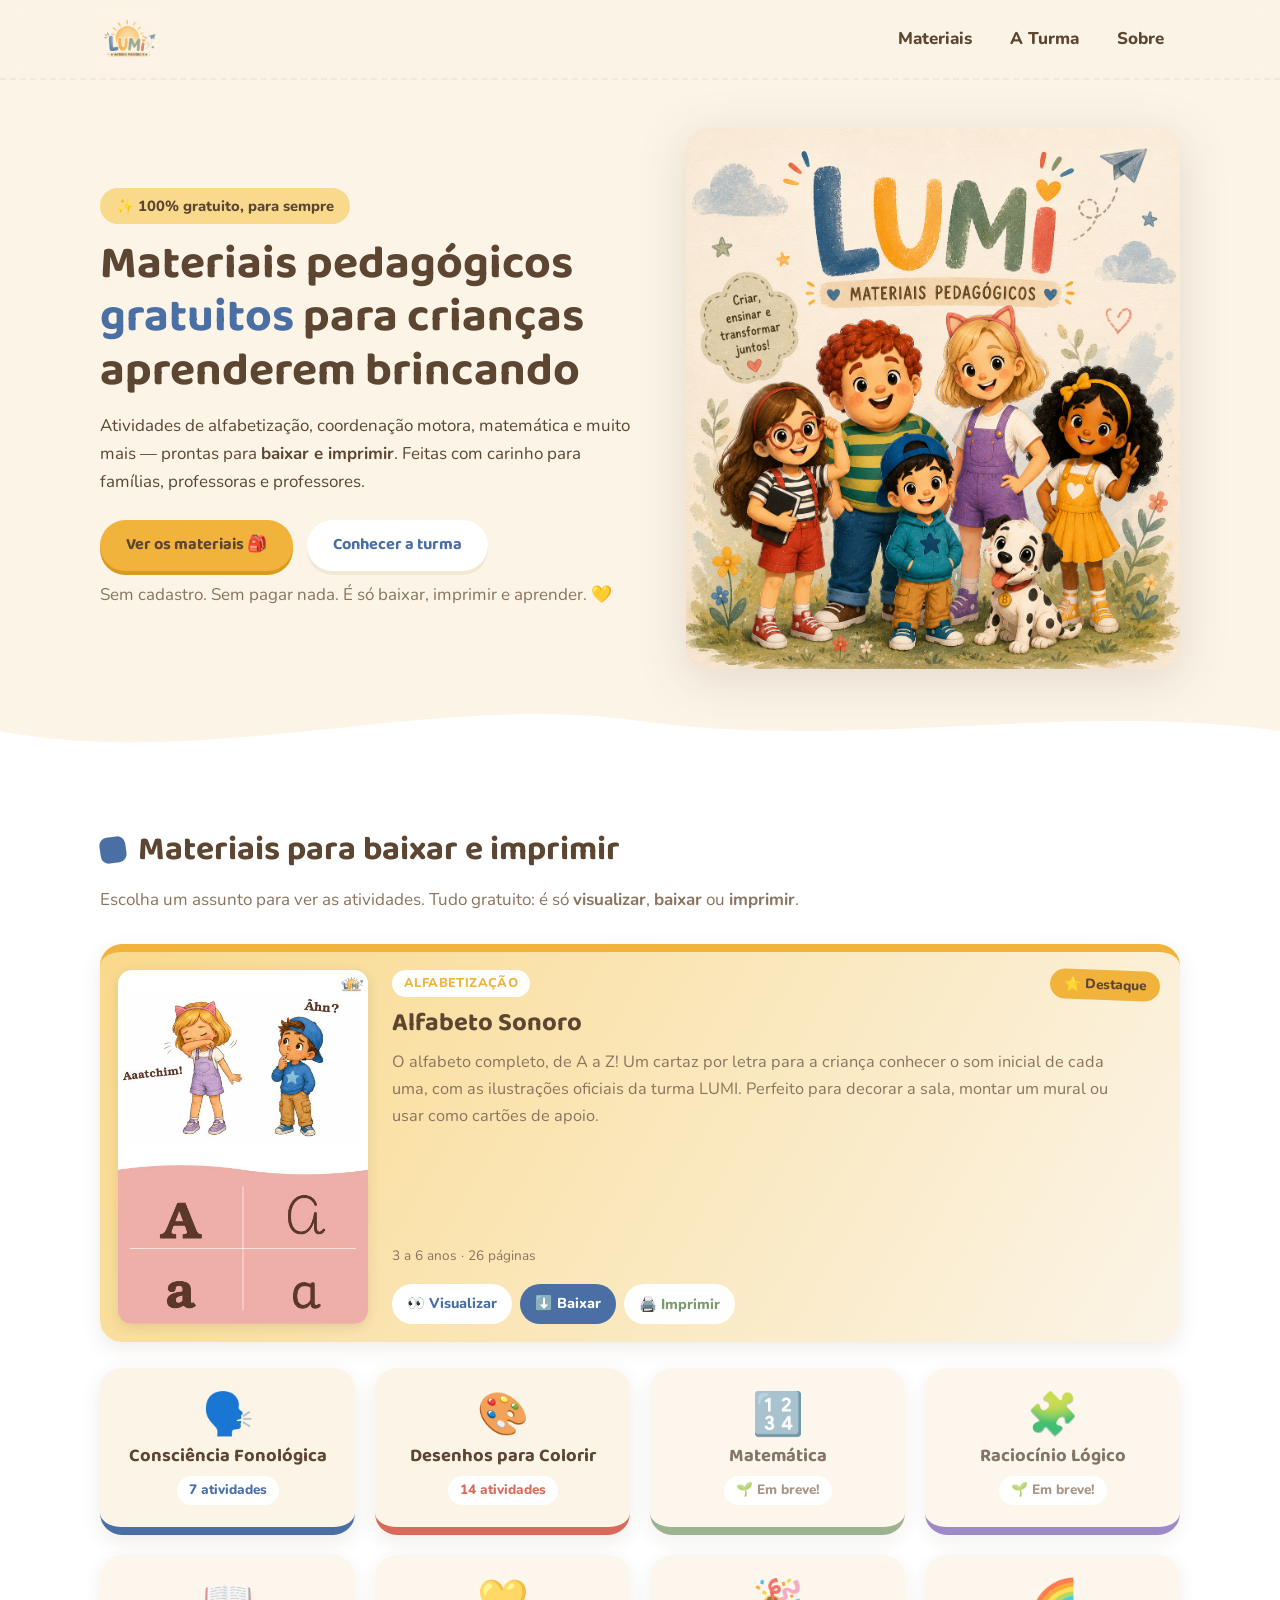
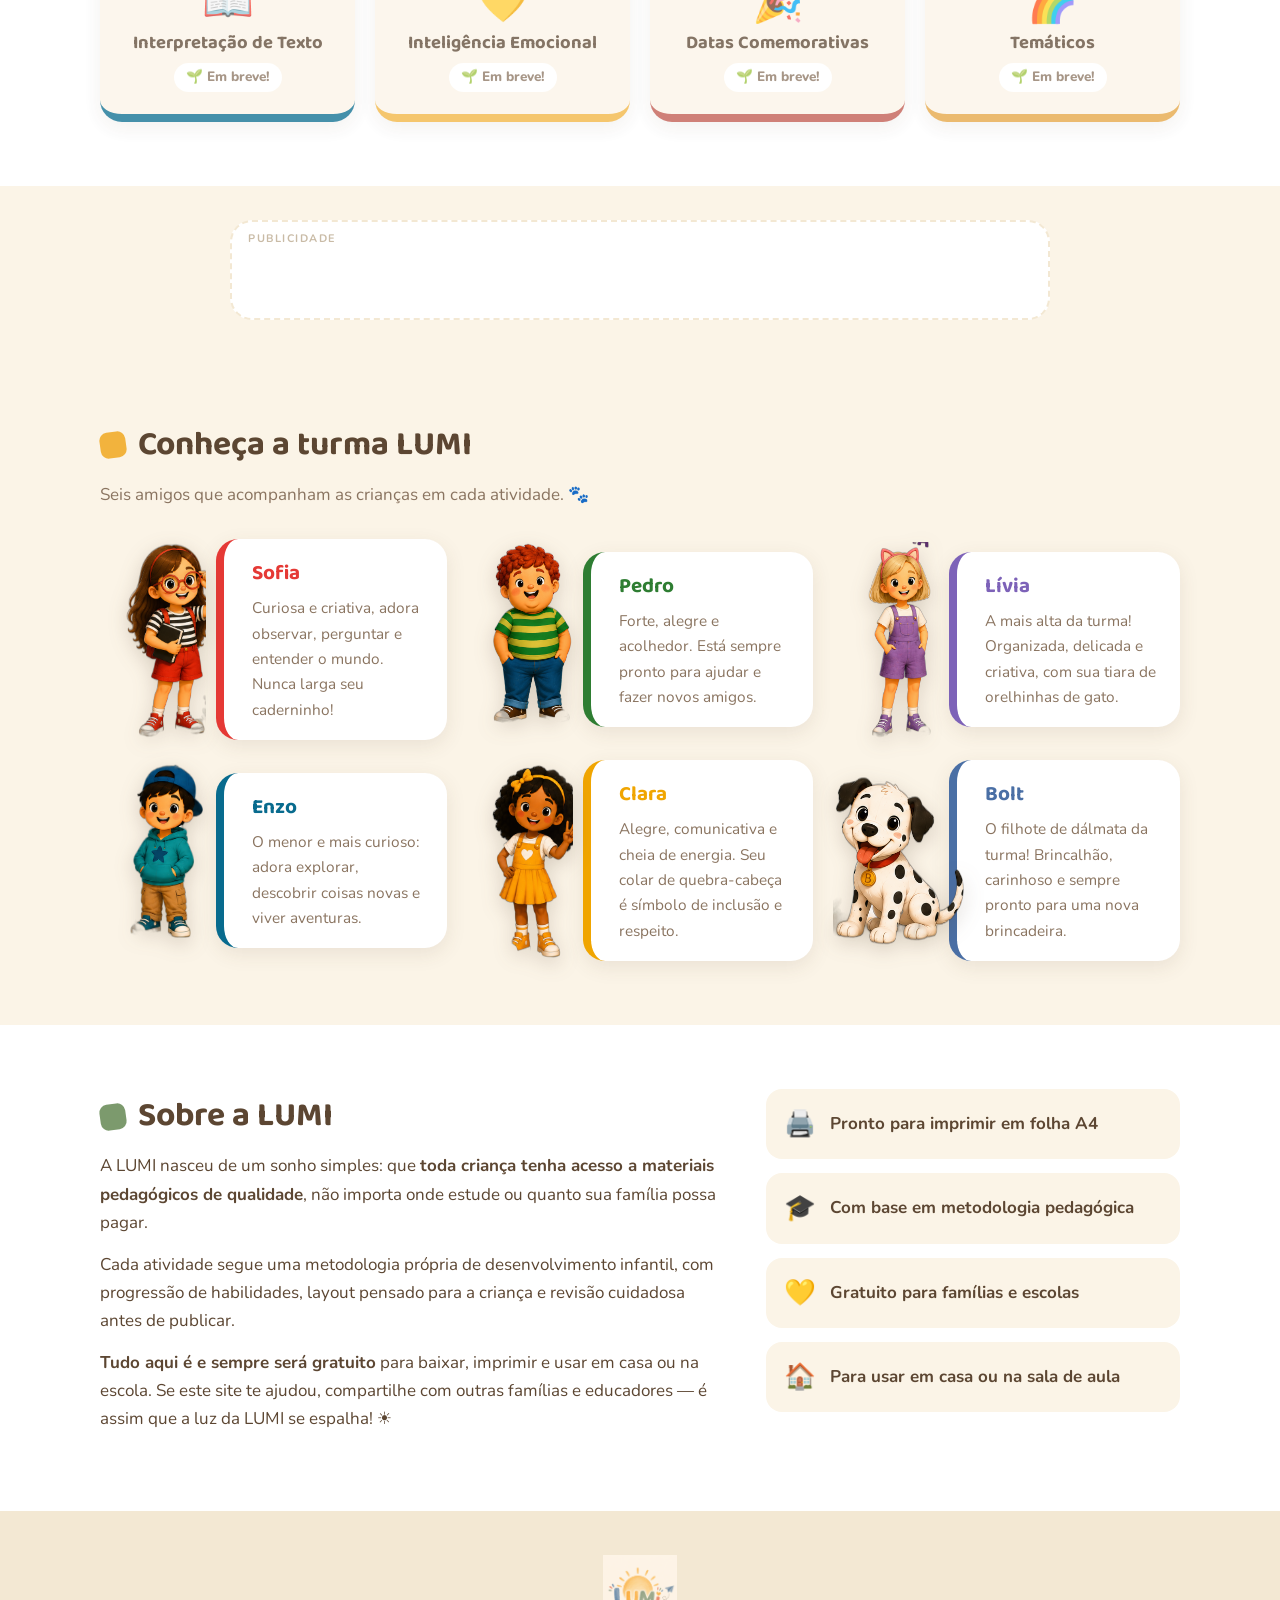
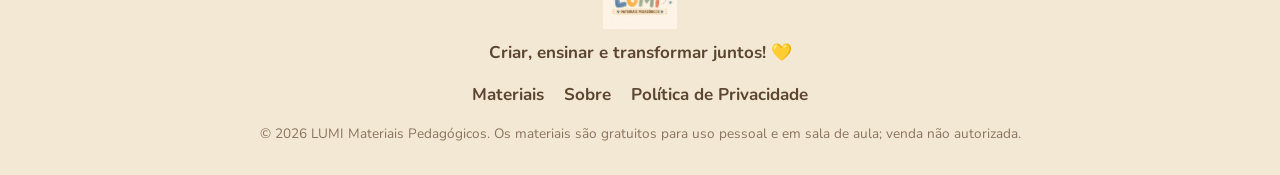
<file: index.html>
﻿<!DOCTYPE html>
<html lang="pt-BR">
<head>
<meta charset="UTF-8">
<meta name="viewport" content="width=device-width, initial-scale=1.0">
<title>LUMI — Materiais Pedagógicos Gratuitos</title>
<meta name="description" content="Atividades pedagógicas gratuitas para educação infantil e alfabetização. Baixe, imprima e use — tudo de graça, feito com carinho pela turma LUMI.">
<link rel="icon" type="image/png" href="img/logo.png">
<link rel="preconnect" href="https://fonts.googleapis.com">
<link rel="preconnect" href="https://fonts.gstatic.com" crossorigin>
<link href="https://fonts.googleapis.com/css2?family=Baloo+2:wght@500;600;700;800&family=Nunito:ital,wght@0,400;0,600;0,700;0,800;1,400&display=swap" rel="stylesheet">
<link rel="stylesheet" href="styles.css?v=11">
<!--
  ============ GOOGLE ADSENSE ============
  Quando sua conta AdSense for aprovada, cole aqui o script principal
  (substitua ca-pub-XXXXXXXXXXXXXXXX pelo seu ID de editor):

  <script async src="https://pagead2.googlesyndication.com/pagead/js/adsbygoogle.js?client=ca-pub-XXXXXXXXXXXXXXXX" crossorigin="anonymous"></script>
  ========================================
-->
</head>
<body>

<header class="topo">
  <div class="container topo-inner">
    <a href="#" class="marca">
      <img src="img/logo.png" alt="LUMI — Materiais Pedagógicos" class="marca-logo">
    </a>
    <nav class="menu">
      <a href="#materiais">Materiais</a>
      <a href="#turma">A Turma</a>
      <a href="#sobre">Sobre</a>
    </nav>
  </div>
</header>

<section class="hero">
  <div class="container hero-inner">
    <div class="hero-texto">
      <span class="hero-selo">✨ 100% gratuito, para sempre</span>
      <h1>Materiais pedagógicos <em>gratuitos</em> para crianças aprenderem brincando</h1>
      <p>Atividades de alfabetização, coordenação motora, matemática e muito mais — prontas para <strong>baixar e imprimir</strong>. Feitas com carinho para famílias, professoras e professores.</p>
      <div class="hero-acoes">
        <a href="#materiais" class="btn btn-primario">Ver os materiais 🎒</a>
        <a href="#turma" class="btn btn-suave">Conhecer a turma</a>
      </div>
      <p class="hero-nota">Sem cadastro. Sem pagar nada. É só baixar, imprimir e aprender. 💛</p>
    </div>
    <div class="hero-arte">
      <img src="img/poster.png" alt="A turma LUMI reunida: Criar, ensinar e transformar juntos!">
    </div>
  </div>
  <div class="onda" aria-hidden="true">
    <svg viewBox="0 0 1440 70" preserveAspectRatio="none"><path d="M0,40 C240,80 480,0 720,30 C960,60 1200,10 1440,40 L1440,70 L0,70 Z" fill="#FFFFFF"/></svg>
  </div>
</section>

<main>
  <section id="materiais" class="secao secao-branca">
    <div class="container">
      <h2 class="titulo-secao"><span class="rabisco azul"></span>Materiais para baixar e imprimir</h2>
      <p class="sub-secao" id="sub-materiais">Escolha um assunto para ver as atividades. Tudo gratuito: é só <strong>visualizar</strong>, <strong>baixar</strong> ou <strong>imprimir</strong>.</p>

      <div id="destaques" class="grade-materiais"></div>

      <div id="assuntos" class="ancora-assuntos"></div>
      <div id="grade-categorias" class="grade-categorias"></div>

      <div id="vazio" class="vazio" hidden>
        <p>🖍️ Os primeiros materiais estão chegando! Volte em breve.</p>
      </div>
    </div>
  </section>

  <!-- Espaço de publicidade (discreto). Quando o AdSense for aprovado,
       substitua o conteúdo interno pelo bloco de anúncio responsivo. -->
  <div class="container">
    <div class="ad-slot" aria-label="publicidade">
      <span class="ad-rotulo">publicidade</span>
      <!-- Cole aqui o <ins class="adsbygoogle"> do seu bloco de anúncio -->
    </div>
  </div>

  <section id="turma" class="secao secao-creme">
    <div class="container">
      <h2 class="titulo-secao"><span class="rabisco amarelo"></span>Conheça a turma LUMI</h2>
      <p class="sub-secao">Seis amigos que acompanham as crianças em cada atividade. 🐾</p>
      <div class="grade-turma">
        <article class="card-personagem" style="--cor:#E53935">
          <img src="img/personagens/sofia.png" alt="Sofia" class="foto-personagem">
          <div>
            <h3>Sofia</h3>
            <p>Curiosa e criativa, adora observar, perguntar e entender o mundo. Nunca larga seu caderninho!</p>
          </div>
        </article>
        <article class="card-personagem" style="--cor:#2E7D32">
          <img src="img/personagens/pedro.png" alt="Pedro" class="foto-personagem">
          <div>
            <h3>Pedro</h3>
            <p>Forte, alegre e acolhedor. Está sempre pronto para ajudar e fazer novos amigos.</p>
          </div>
        </article>
        <article class="card-personagem" style="--cor:#7D62B8">
          <img src="img/personagens/livia.png" alt="Lívia" class="foto-personagem">
          <div>
            <h3>Lívia</h3>
            <p>A mais alta da turma! Organizada, delicada e criativa, com sua tiara de orelhinhas de gato.</p>
          </div>
        </article>
        <article class="card-personagem" style="--cor:#086B8E">
          <img src="img/personagens/enzo.png" alt="Enzo" class="foto-personagem">
          <div>
            <h3>Enzo</h3>
            <p>O menor e mais curioso: adora explorar, descobrir coisas novas e viver aventuras.</p>
          </div>
        </article>
        <article class="card-personagem" style="--cor:#F0A500">
          <img src="img/personagens/clara.png" alt="Clara" class="foto-personagem">
          <div>
            <h3>Clara</h3>
            <p>Alegre, comunicativa e cheia de energia. Seu colar de quebra-cabeça é símbolo de inclusão e respeito.</p>
          </div>
        </article>
        <article class="card-personagem" style="--cor:#4A6FA5">
          <img src="img/personagens/bolt.png" alt="Bolt" class="foto-personagem">
          <div>
            <h3>Bolt</h3>
            <p>O filhote de dálmata da turma! Brincalhão, carinhoso e sempre pronto para uma nova brincadeira.</p>
          </div>
        </article>
      </div>
    </div>
  </section>

  <section id="sobre" class="secao secao-branca">
    <div class="container sobre-grade">
      <div>
        <h2 class="titulo-secao"><span class="rabisco verde"></span>Sobre a LUMI</h2>
        <p>A LUMI nasceu de um sonho simples: que <strong>toda criança tenha acesso a materiais pedagógicos de qualidade</strong>, não importa onde estude ou quanto sua família possa pagar.</p>
        <p>Cada atividade segue uma metodologia própria de desenvolvimento infantil, com progressão de habilidades, layout pensado para a criança e revisão cuidadosa antes de publicar.</p>
        <p><strong>Tudo aqui é e sempre será gratuito</strong> para baixar, imprimir e usar em casa ou na escola. Se este site te ajudou, compartilhe com outras famílias e educadores — é assim que a luz da LUMI se espalha! ☀️</p>
      </div>
      <div class="sobre-destaques">
        <div class="destaque"><span>🖨️</span><p>Pronto para imprimir em folha A4</p></div>
        <div class="destaque"><span>🎓</span><p>Com base em metodologia pedagógica</p></div>
        <div class="destaque"><span>💛</span><p>Gratuito para famílias e escolas</p></div>
        <div class="destaque"><span>🏠</span><p>Para usar em casa ou na sala de aula</p></div>
      </div>
    </div>
  </section>
</main>

<footer class="rodape">
  <div class="container rodape-inner">
    <img src="img/logo.png" alt="LUMI" class="rodape-logo">
    <p>Criar, ensinar e transformar juntos! 💛</p>
    <nav class="rodape-links">
      <a href="#materiais">Materiais</a>
      <a href="#sobre">Sobre</a>
      <a href="privacidade.html">Política de Privacidade</a>
    </nav>
    <p class="rodape-mini">© <span id="ano"></span> LUMI Materiais Pedagógicos. Os materiais são gratuitos para uso pessoal e em sala de aula; venda não autorizada.</p>
  </div>
</footer>

<script src="materiais.js?v=11"></script>
<script src="drive-config.js?v=11"></script>
<script src="catalogo-drive.js?v=15"></script>
<script src="comum.js?v=15"></script>
<script src="site.js?v=11"></script>
</body>
</html>
</file>
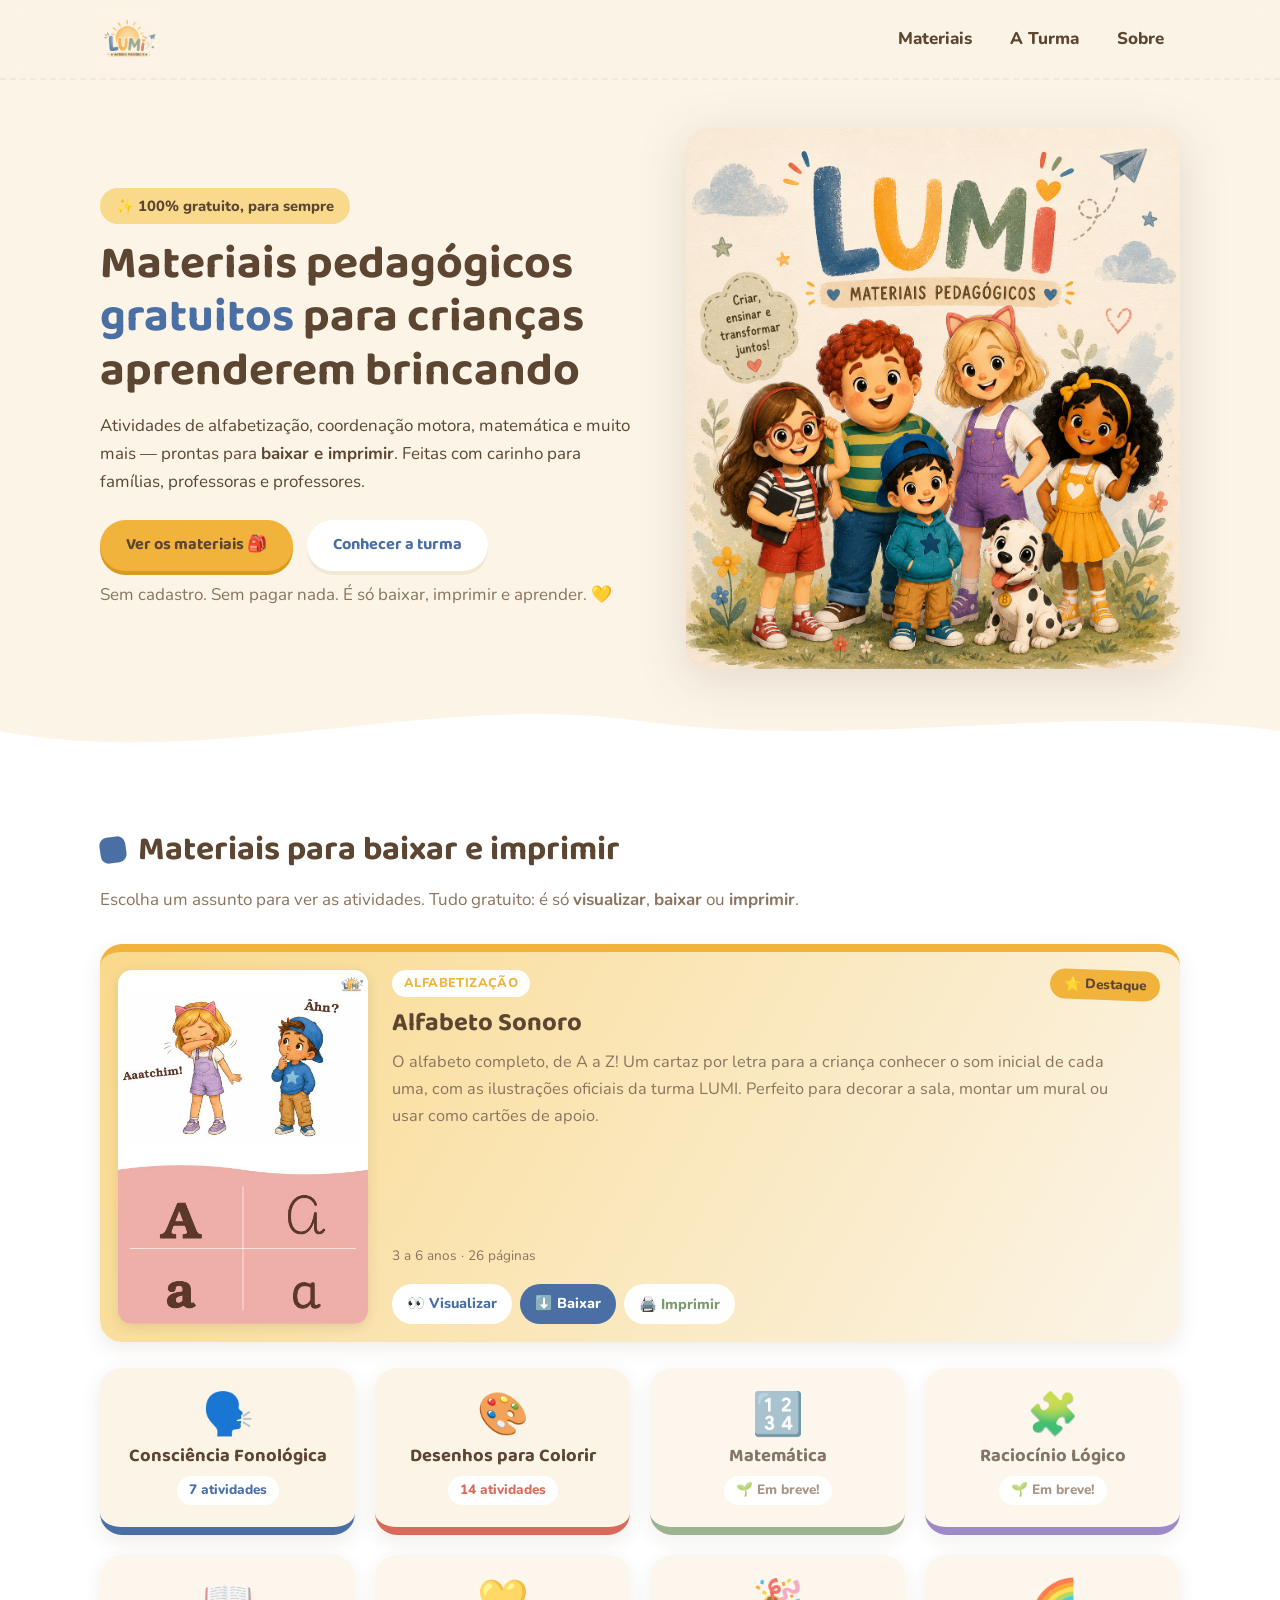
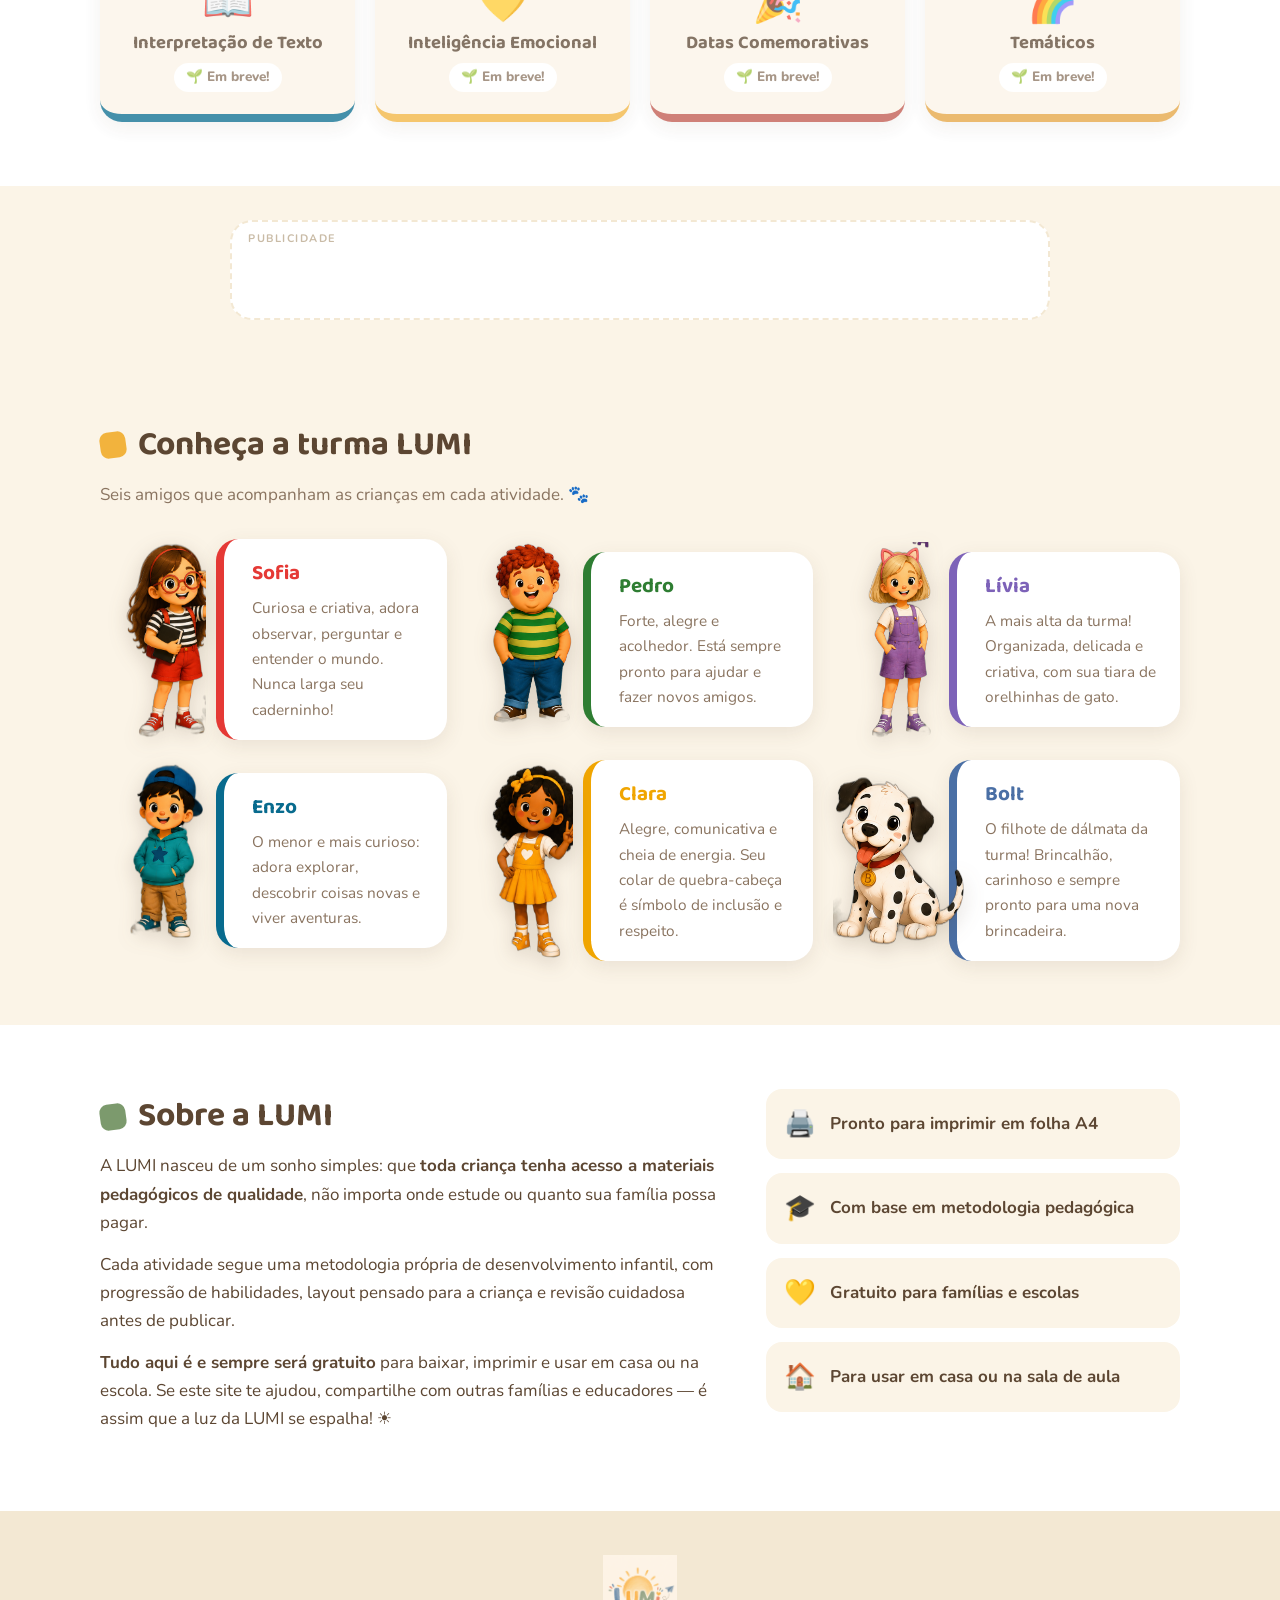
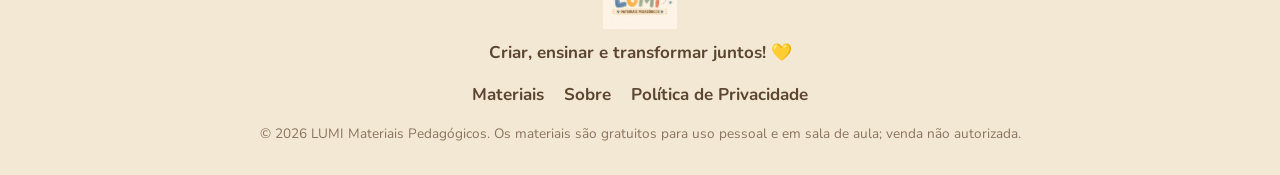
<file: categoria.html>
﻿<!DOCTYPE html>
<html lang="pt-BR">
<head>
<meta charset="UTF-8">
<meta name="viewport" content="width=device-width, initial-scale=1.0">
<title>Materiais — LUMI</title>
<meta name="description" content="Atividades pedagógicas gratuitas para baixar e imprimir — LUMI Materiais Pedagógicos.">
<link rel="icon" type="image/png" href="img/logo.png">
<link rel="preconnect" href="https://fonts.googleapis.com">
<link rel="preconnect" href="https://fonts.gstatic.com" crossorigin>
<link href="https://fonts.googleapis.com/css2?family=Baloo+2:wght@500;600;700;800&family=Nunito:ital,wght@0,400;0,600;0,700;0,800;1,400&display=swap" rel="stylesheet">
<link rel="stylesheet" href="styles.css?v=11">
<!--
  ============ GOOGLE ADSENSE ============
  Quando sua conta AdSense for aprovada, cole aqui o script principal
  (o mesmo do index.html).
  ========================================
-->
</head>
<body>

<header class="topo">
  <div class="container topo-inner">
    <a href="index.html" class="marca">
      <img src="img/logo.png" alt="LUMI — Materiais Pedagógicos" class="marca-logo">
    </a>
    <nav class="menu">
      <a href="index.html#materiais">Materiais</a>
      <a href="index.html#turma">A Turma</a>
      <a href="index.html#sobre">Sobre</a>
    </nav>
  </div>
</header>

<main>
  <section class="secao secao-branca pagina-categoria">
    <div class="container">
      <a id="btn-voltar" class="btn-voltar" href="index.html#assuntos">← Voltar aos assuntos</a>
      <h1 class="titulo-secao" id="titulo-pagina"><span class="rabisco azul" id="rabisco-pagina"></span>Materiais</h1>
      <p class="sub-secao" id="sub-pagina">Clique para visualizar, baixar ou imprimir — tudo gratuito.</p>
      <div id="lista-materiais" class="grade-materiais"></div>
    </div>
  </section>

  <!-- Espaço de publicidade (discreto). Quando o AdSense for aprovado,
       substitua o conteúdo interno pelo bloco de anúncio responsivo. -->
  <div class="container">
    <div class="ad-slot" aria-label="publicidade">
      <span class="ad-rotulo">publicidade</span>
      <!-- Cole aqui o <ins class="adsbygoogle"> do seu bloco de anúncio -->
    </div>
  </div>
</main>

<footer class="rodape">
  <div class="container rodape-inner">
    <img src="img/logo.png" alt="LUMI" class="rodape-logo">
    <p>Criar, ensinar e transformar juntos! 💛</p>
    <nav class="rodape-links">
      <a href="index.html#materiais">Materiais</a>
      <a href="index.html#sobre">Sobre</a>
      <a href="privacidade.html">Política de Privacidade</a>
    </nav>
    <p class="rodape-mini">© <span id="ano"></span> LUMI Materiais Pedagógicos. Os materiais são gratuitos para uso pessoal e em sala de aula; venda não autorizada.</p>
  </div>
</footer>

<script src="materiais.js?v=11"></script>
<script src="drive-config.js?v=11"></script>
<script src="catalogo-drive.js?v=15"></script>
<script src="comum.js?v=15"></script>
<script src="categoria.js?v=11"></script>
</body>
</html>
</file>
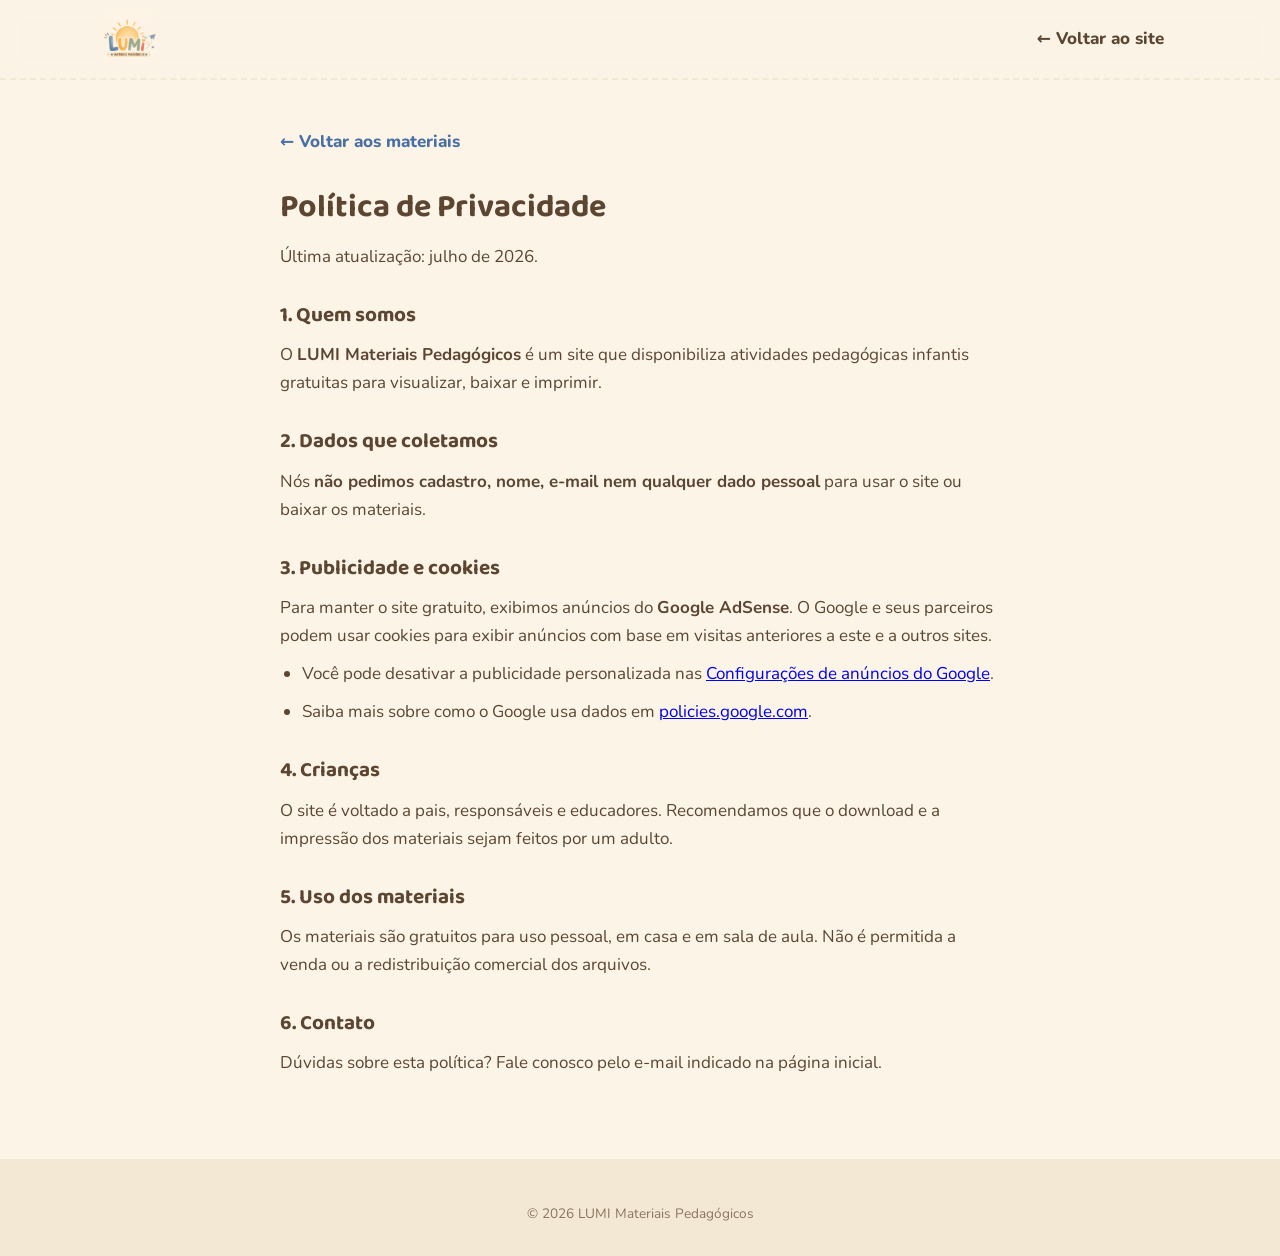
<file: privacidade.html>
﻿<!DOCTYPE html>
<html lang="pt-BR">
<head>
<meta charset="UTF-8">
<meta name="viewport" content="width=device-width, initial-scale=1.0">
<title>Política de Privacidade — LUMI Materiais Pedagógicos</title>
<meta name="robots" content="noindex">
<link rel="icon" type="image/png" href="img/logo.png">
<link rel="preconnect" href="https://fonts.googleapis.com">
<link rel="preconnect" href="https://fonts.gstatic.com" crossorigin>
<link href="https://fonts.googleapis.com/css2?family=Baloo+2:wght@600;700&family=Nunito:wght@400;700;800&display=swap" rel="stylesheet">
<link rel="stylesheet" href="styles.css?v=8">
<style>
  .politica{max-width:760px;margin:0 auto;padding:48px 20px 72px}
  .politica h1{font-size:2rem;margin-bottom:8px}
  .politica h2{font-size:1.3rem;margin:28px 0 8px}
  .politica p, .politica li{margin-bottom:10px}
  .politica ul{padding-left:22px}
  .voltar{display:inline-block;margin-bottom:26px;font-weight:800;color:var(--azul);text-decoration:none}
  .voltar:hover{text-decoration:underline}
</style>
</head>
<body>
<header class="topo">
  <div class="container topo-inner">
    <a href="index.html" class="marca"><img src="img/logo.png" alt="LUMI" class="marca-logo"></a>
    <nav class="menu"><a href="index.html">← Voltar ao site</a></nav>
  </div>
</header>

<main class="politica">
  <a class="voltar" href="index.html">← Voltar aos materiais</a>
  <h1>Política de Privacidade</h1>
  <p>Última atualização: julho de 2026.</p>

  <h2>1. Quem somos</h2>
  <p>O <strong>LUMI Materiais Pedagógicos</strong> é um site que disponibiliza atividades pedagógicas infantis gratuitas para visualizar, baixar e imprimir.</p>

  <h2>2. Dados que coletamos</h2>
  <p>Nós <strong>não pedimos cadastro, nome, e-mail nem qualquer dado pessoal</strong> para usar o site ou baixar os materiais.</p>

  <h2>3. Publicidade e cookies</h2>
  <p>Para manter o site gratuito, exibimos anúncios do <strong>Google AdSense</strong>. O Google e seus parceiros podem usar cookies para exibir anúncios com base em visitas anteriores a este e a outros sites.</p>
  <ul>
    <li>Você pode desativar a publicidade personalizada nas <a href="https://adssettings.google.com" rel="noopener" target="_blank">Configurações de anúncios do Google</a>.</li>
    <li>Saiba mais sobre como o Google usa dados em <a href="https://policies.google.com/technologies/partner-sites" rel="noopener" target="_blank">policies.google.com</a>.</li>
  </ul>

  <h2>4. Crianças</h2>
  <p>O site é voltado a pais, responsáveis e educadores. Recomendamos que o download e a impressão dos materiais sejam feitos por um adulto.</p>

  <h2>5. Uso dos materiais</h2>
  <p>Os materiais são gratuitos para uso pessoal, em casa e em sala de aula. Não é permitida a venda ou a redistribuição comercial dos arquivos.</p>

  <h2>6. Contato</h2>
  <p>Dúvidas sobre esta política? Fale conosco pelo e-mail indicado na página inicial.</p>
</main>

<footer class="rodape">
  <div class="container rodape-inner">
    <p class="rodape-mini">© <span id="ano"></span> LUMI Materiais Pedagógicos</p>
  </div>
</footer>
<script>document.getElementById("ano").textContent = new Date().getFullYear();</script>
</body>
</html>
</file>
<file: styles.css>
/* ===== LUMI — identidade visual oficial =====
   Paleta extraída do logo e das fichas dos personagens:
   creme #FBF4E7 · azul #4A6FA5 · amarelo #F2B33D
   verde #7C9A6D · vermelho #D96A5A · marrom texto #5C4632 */

:root{
  --creme:#FBF4E7;
  --creme-escuro:#F3E8D3;
  --branco:#FFFFFF;
  --azul:#4A6FA5;
  --azul-escuro:#3A5A88;
  --amarelo:#F2B33D;
  --amarelo-claro:#F9D98C;
  --verde:#7C9A6D;
  --vermelho:#D96A5A;
  --marrom:#5C4632;
  --marrom-suave:#8A7460;
  --sombra:0 6px 20px rgba(92,70,50,.10);
  --raio:22px;
}

*{margin:0;padding:0;box-sizing:border-box}
html{scroll-behavior:smooth}
body{
  font-family:'Nunito',system-ui,sans-serif;
  background:var(--creme);
  color:var(--marrom);
  line-height:1.65;
  font-size:17px;
}
h1,h2,h3,.btn,.filtro{font-family:'Baloo 2',cursive}
img{max-width:100%;display:block}
.container{max-width:1120px;margin:0 auto;padding:0 20px}

/* ===== Topo ===== */
.topo{
  position:sticky;top:0;z-index:50;
  background:rgba(251,244,231,.92);
  backdrop-filter:blur(8px);
  border-bottom:2px dashed var(--creme-escuro);
}
.topo-inner{display:flex;align-items:center;justify-content:space-between;padding:10px 20px}
.marca-logo{height:58px;width:auto}
.menu{display:flex;gap:6px}
.menu a{
  text-decoration:none;color:var(--marrom);font-weight:800;
  padding:8px 16px;border-radius:999px;transition:.2s;
}
.menu a:hover{background:var(--amarelo-claro);color:var(--marrom)}

/* ===== Hero ===== */
.hero{position:relative;padding:48px 0 90px;overflow:hidden}
.hero-inner{display:grid;grid-template-columns:1.05fr .95fr;gap:40px;align-items:center}
.hero-selo{
  display:inline-block;background:var(--amarelo-claro);color:var(--marrom);
  font-weight:800;padding:6px 16px;border-radius:999px;font-size:.92rem;margin-bottom:14px;
}
.hero h1{font-size:clamp(1.9rem,4vw,2.9rem);line-height:1.15;margin-bottom:14px;color:var(--marrom)}
.hero h1 em{font-style:normal;color:var(--azul);position:relative}
.hero p{font-size:1.06rem;max-width:54ch}
.hero-acoes{display:flex;gap:14px;margin:24px 0 10px;flex-wrap:wrap}
.hero-nota{font-size:.95rem;color:var(--marrom-suave)}
.hero-arte img{
  border-radius:var(--raio);filter:drop-shadow(0 10px 24px rgba(92,70,50,.15));
  max-height:560px;width:auto;margin:0 auto;
}
.onda{position:absolute;left:0;right:0;bottom:-2px;line-height:0}
.onda svg{width:100%;height:70px}

/* ===== Botões ===== */
.btn{
  display:inline-block;text-decoration:none;font-weight:700;font-size:1.02rem;
  padding:12px 26px;border-radius:999px;border:none;cursor:pointer;transition:.2s;
}
.btn-primario{background:var(--amarelo);color:var(--marrom);box-shadow:0 4px 0 #d99b1e}
.btn-primario:hover{transform:translateY(-2px)}
.btn-suave{background:var(--branco);color:var(--azul);box-shadow:0 4px 0 var(--creme-escuro)}
.btn-suave:hover{transform:translateY(-2px)}

/* ===== Seções ===== */
.secao{padding:64px 0}
.secao-branca{background:var(--branco)}
.secao-creme{background:var(--creme)}
.titulo-secao{
  font-size:clamp(1.5rem,3vw,2.1rem);margin-bottom:8px;
  display:flex;align-items:center;gap:12px;
}
.rabisco{width:26px;height:26px;border-radius:8px;transform:rotate(-8deg);flex:none}
.rabisco.azul{background:var(--azul)}
.rabisco.amarelo{background:var(--amarelo)}
.rabisco.verde{background:var(--verde)}
.sub-secao{color:var(--marrom-suave);margin-bottom:30px;max-width:70ch}

/* ===== Filtros ===== */
.filtros{display:flex;gap:10px;flex-wrap:wrap;margin-bottom:26px}
.filtro{
  background:var(--creme);border:2px solid var(--creme-escuro);color:var(--marrom);
  font-weight:700;font-size:.95rem;padding:7px 18px;border-radius:999px;cursor:pointer;transition:.2s;
}
.filtro:hover{border-color:var(--amarelo)}
.filtro.ativo{background:var(--amarelo);border-color:var(--amarelo);color:var(--marrom)}

/* ===== Cartões de assunto (categorias) ===== */
.grade-categorias{
  display:grid;grid-template-columns:repeat(auto-fill,minmax(220px,1fr));
  gap:20px;margin-top:26px;
}
.ancora-assuntos{scroll-margin-top:90px}
.card-categoria{
  background:var(--creme);border:none;border-radius:var(--raio);
  border-bottom:8px solid var(--cor,var(--azul));
  box-shadow:var(--sombra);padding:28px 18px 22px;cursor:pointer;
  display:flex;flex-direction:column;align-items:center;gap:8px;
  font-family:'Baloo 2',cursive;transition:.2s;
  text-decoration:none;color:inherit;
}
.card-categoria:hover{transform:translateY(-5px) rotate(-.5deg);background:var(--branco)}
.cat-icone{font-size:2.6rem;line-height:1}
.card-categoria h3{font-size:1.15rem;color:var(--marrom);text-align:center;line-height:1.25}
.cat-qtd{
  font-family:'Nunito',sans-serif;font-size:.85rem;font-weight:800;
  color:var(--cor,var(--azul));background:var(--branco);
  padding:3px 12px;border-radius:999px;
}
/* Cartão de coleção (subpasta dentro do assunto) */
.card-colecao{
  background:var(--creme);border:none;border-radius:var(--raio);
  border-left:8px solid var(--cor,var(--azul));box-shadow:var(--sombra);
  padding:16px;cursor:pointer;display:flex;gap:16px;align-items:center;
  text-align:left;font-family:'Baloo 2',cursive;transition:.2s;
  text-decoration:none;color:inherit;
}
.card-colecao:hover{transform:translateY(-4px);background:var(--branco)}
.colecao-capa{
  width:86px;aspect-ratio:480/679;object-fit:cover;object-position:top;
  border-radius:10px;box-shadow:0 3px 10px rgba(92,70,50,.16);flex:none;
}
.colecao-info{display:flex;flex-direction:column;gap:6px;align-items:flex-start}
.colecao-pasta{
  font-family:'Nunito',sans-serif;font-size:.78rem;font-weight:800;
  letter-spacing:.4px;text-transform:uppercase;color:var(--cor,var(--azul));
}
.card-colecao h3{font-size:1.2rem;color:var(--marrom);line-height:1.25}
.card-colecao .cat-qtd{
  font-family:'Nunito',sans-serif;font-size:.85rem;font-weight:800;
  color:var(--cor,var(--azul));background:var(--branco);
  padding:3px 12px;border-radius:999px;
}

.card-categoria.embreve{cursor:default;opacity:.75}
.card-categoria.embreve:hover{transform:none;background:var(--creme)}
.card-categoria.embreve .cat-qtd{color:var(--marrom-suave)}
.btn-voltar{
  font-family:'Baloo 2',cursive;font-size:1rem;font-weight:700;
  background:var(--creme);color:var(--azul);border:2px solid var(--creme-escuro);
  border-radius:999px;padding:9px 22px;cursor:pointer;margin-bottom:22px;transition:.2s;
  display:inline-block;text-decoration:none;
}
.pagina-categoria{min-height:60vh}
.pagina-categoria h1{margin-top:10px}
.btn-voltar:hover{background:var(--amarelo-claro);border-color:var(--amarelo)}

/* ===== Cards de materiais ===== */
.grade-materiais{display:grid;grid-template-columns:repeat(auto-fill,minmax(300px,1fr));gap:22px}
.card-material{
  background:var(--creme);border-radius:var(--raio);padding:18px;
  box-shadow:var(--sombra);display:flex;flex-direction:column;gap:10px;
  border-top:6px solid var(--cor,var(--azul));transition:.2s;
}
.card-material:hover{transform:translateY(-4px)}
.card-corpo{display:flex;flex-direction:column;gap:10px;flex:1}
.capa-link{display:block;border-radius:14px;overflow:hidden;box-shadow:0 3px 12px rgba(92,70,50,.14)}
.capa-link-botao{width:100%;padding:0;border:0;background:transparent;cursor:pointer;text-align:inherit}
.capa{width:100%;aspect-ratio:480/679;object-fit:cover;object-position:top;transition:.25s}
.capa-link:hover .capa{transform:scale(1.03)}
.card-material .cat{
  align-self:flex-start;font-size:.8rem;font-weight:800;letter-spacing:.4px;
  background:var(--branco);color:var(--cor,var(--azul));
  padding:3px 12px;border-radius:999px;text-transform:uppercase;
}
.card-material h3{font-size:1.22rem;line-height:1.25}
.card-material .desc{font-size:.96rem;color:var(--marrom-suave);flex:1}
.card-material .meta{font-size:.85rem;color:var(--marrom-suave)}
.card-acoes{display:flex;gap:8px;flex-wrap:wrap;margin-top:6px}
.card-acoes a,.card-acoes button{
  font-family:'Nunito',sans-serif;font-weight:800;font-size:.9rem;
  text-decoration:none;border:none;cursor:pointer;border-radius:999px;
  padding:8px 15px;transition:.2s;
}
.acao-ver{background:var(--branco);color:var(--azul)}
.acao-ver:hover{background:var(--azul);color:#fff}
.acao-baixar{background:var(--azul);color:#fff}
.acao-baixar:hover{background:var(--azul-escuro)}
.acao-imprimir{background:var(--branco);color:var(--verde)}
.acao-imprimir:hover{background:var(--verde);color:#fff}
.card-simples h3{font-size:1.05rem;text-align:center}
.card-simples .card-corpo{gap:8px;align-items:center}
.card-simples .card-acoes{justify-content:center}
.card-destaque{
  grid-column:1/-1;
  background:linear-gradient(120deg,var(--amarelo-claro),var(--creme));
  border-top-width:8px;position:relative;
  flex-direction:row;gap:24px;align-items:stretch;
}
.card-destaque .capa-link{flex:0 0 250px;align-self:center}
.card-destaque h3{font-size:1.6rem}
.card-destaque .desc{font-size:1.02rem;max-width:75ch}
@media (max-width:680px){
  .card-destaque{flex-direction:column}
  .card-destaque .capa-link{flex:none;align-self:stretch}
}
.selo-destaque{
  position:absolute;top:18px;right:20px;
  background:var(--amarelo);color:var(--marrom);font-weight:800;
  font-size:.85rem;padding:4px 14px;border-radius:999px;
  transform:rotate(2deg);
}
@media (max-width:480px){.selo-destaque{position:static;align-self:flex-start;transform:none}}
.vazio{
  text-align:center;padding:48px 20px;background:var(--creme);
  border:2px dashed var(--creme-escuro);border-radius:var(--raio);
  font-size:1.1rem;color:var(--marrom-suave);
}

/* ===== Publicidade discreta ===== */
.ad-slot{
  margin:34px auto;min-height:100px;max-width:820px;
  background:var(--branco);
  border:2px dashed var(--creme-escuro);border-radius:var(--raio);
  display:flex;align-items:center;justify-content:center;position:relative;
}
.ad-rotulo{
  position:absolute;top:8px;left:16px;font-size:.68rem;letter-spacing:1.5px;
  text-transform:uppercase;color:#C9BBA6;font-weight:700;
}
.ad-slot:empty{display:none}

/* ===== Turma ===== */
.grade-turma{display:grid;grid-template-columns:repeat(auto-fill,minmax(280px,1fr));gap:20px}
.card-personagem{
  display:flex;gap:0;align-items:center;
}
.foto-personagem{
  width:132px;height:196px;object-fit:contain;flex:none;
  filter:drop-shadow(0 6px 10px rgba(92,70,50,.22));
  position:relative;z-index:1;margin-right:-16px;
  transition:.25s;
}
.card-personagem:hover .foto-personagem{transform:scale(1.06) rotate(-1.5deg)}
.card-personagem > div{
  background:var(--branco);border-radius:var(--raio);
  border-left:8px solid var(--cor);box-shadow:var(--sombra);
  padding:18px 20px 18px 28px;flex:1;
}
.card-personagem h3{color:var(--cor);font-size:1.3rem;margin-bottom:4px}
.card-personagem p{font-size:.96rem;color:var(--marrom-suave)}

/* ===== Sobre ===== */
.sobre-grade{display:grid;grid-template-columns:1.2fr .8fr;gap:44px;align-items:start}
.sobre-grade p{margin-bottom:14px}
.sobre-destaques{display:grid;gap:14px}
.destaque{
  display:flex;align-items:center;gap:14px;background:var(--creme);
  border-radius:16px;padding:14px 18px;font-weight:700;
}
.destaque span{font-size:1.6rem}
.destaque p{margin:0}

/* ===== Rodapé ===== */
.rodape{background:var(--creme-escuro);padding:44px 0 30px;text-align:center}
.rodape-logo{height:74px;margin:0 auto 10px}
.rodape-inner p{font-weight:700}
.rodape-links{display:flex;gap:20px;justify-content:center;margin:14px 0;flex-wrap:wrap}
.rodape-links a{color:var(--marrom);font-weight:700;text-decoration:none}
.rodape-links a:hover{text-decoration:underline}
.rodape-mini{font-size:.85rem;color:var(--marrom-suave);font-weight:400!important}

/* ===== Celular ===== */
@media (max-width:820px){
  .hero{padding:28px 0 80px}
  .hero-inner{grid-template-columns:1fr;gap:26px}
  .hero-arte{order:-1}
  .sobre-grade{grid-template-columns:1fr;gap:26px}
  .menu a{padding:8px 10px;font-size:.95rem}
  .marca-logo{height:46px}
  .secao{padding:44px 0}
}
@media (max-width:480px){
  body{font-size:16px}
  .card-acoes a,.card-acoes button{flex:1;text-align:center}
  .hero-acoes .btn{flex:1;text-align:center}
}
</file>
